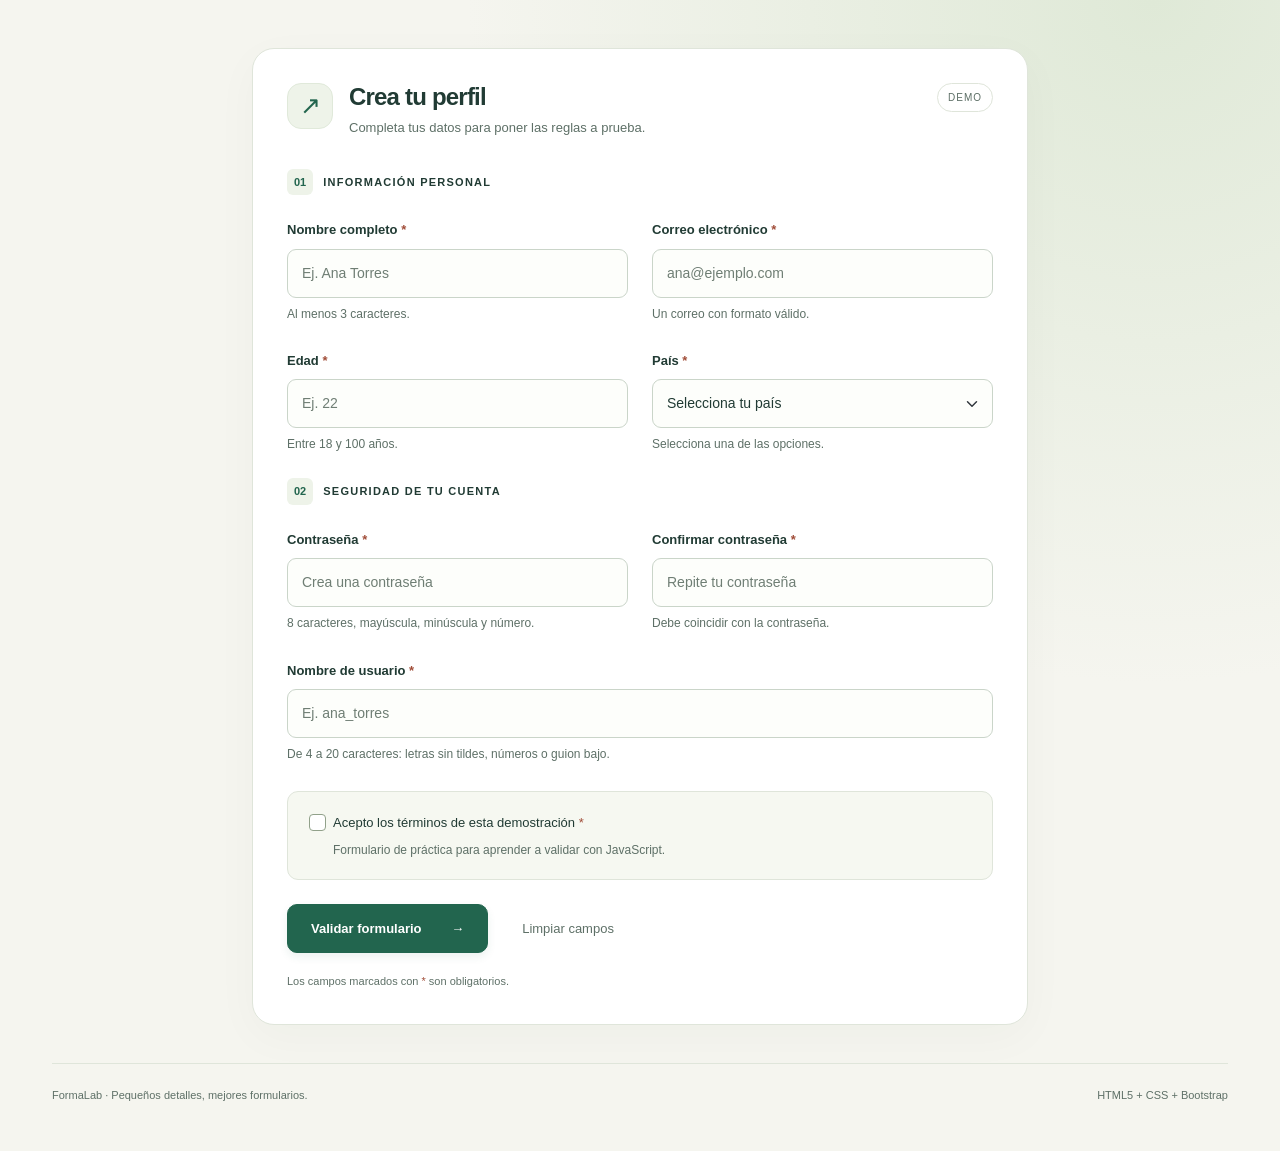
<file: formularios/index.html>
<!doctype html>
<html lang="es">
<head>
  <meta charset="utf-8">
  <meta name="viewport" content="width=device-width, initial-scale=1">
  <title>FormaLab · Validaciones de formularios</title>
  <link href="https://cdn.jsdelivr.net/npm/bootstrap@5.3.3/dist/css/bootstrap.min.css" rel="stylesheet">
  <link href="css/styles.css" rel="stylesheet">
</head>
<body>

  <main class="container py-5">

    <div class="row g-4 align-items-start justify-content-center">
      <div class="col-lg-9 col-xl-8">
        <section class="form-card">
          <div class="card-heading d-flex gap-3 align-items-start">
            <span class="section-icon">↗</span>
            <div><h2>Crea tu perfil</h2><p>Completa tus datos para poner las reglas a prueba.</p></div>
            <span class="demo-badge ms-auto">DEMO</span>
          </div>
          <form id="formulario" novalidate>
            <div id="resultado" tabindex="-1" class="alert" role="status" aria-live="polite" hidden></div>
            <div class="form-section-title"><span>01</span> INFORMACIÓN PERSONAL</div>
            <div class="row g-4">
              <div class="col-md-6"><label for="nombre" class="form-label">Nombre completo <span>*</span></label><input id="nombre" name="nombre" class="form-control" placeholder="Ej. Ana Torres" autocomplete="name" required minlength="3" maxlength="80" aria-describedby="ayuda-nombre error-nombre"><div id="ayuda-nombre" class="form-text">Al menos 3 caracteres.</div><div id="error-nombre" class="invalid-feedback"></div></div>
              <div class="col-md-6"><label for="correo" class="form-label">Correo electrónico <span>*</span></label><input id="correo" name="correo" type="email" class="form-control" placeholder="ana@ejemplo.com" autocomplete="email" required aria-describedby="ayuda-correo error-correo"><div id="ayuda-correo" class="form-text">Un correo con formato válido.</div><div id="error-correo" class="invalid-feedback"></div></div>
              <div class="col-md-6"><label for="edad" class="form-label">Edad <span>*</span></label><input id="edad" name="edad" type="number" class="form-control" placeholder="Ej. 22" min="18" max="100" step="1" required aria-describedby="ayuda-edad error-edad"><div id="ayuda-edad" class="form-text">Entre 18 y 100 años.</div><div id="error-edad" class="invalid-feedback"></div></div>
              <div class="col-md-6"><label for="pais" class="form-label">País <span>*</span></label><select id="pais" name="pais" class="form-select" required aria-describedby="ayuda-pais error-pais"><option value="">Selecciona tu país</option><option>Ecuador</option><option>Colombia</option><option>Perú</option><option>México</option><option>Argentina</option><option>Chile</option><option>España</option><option>Otro</option></select><div id="ayuda-pais" class="form-text">Selecciona una de las opciones.</div><div id="error-pais" class="invalid-feedback"></div></div>
            </div>
            <div class="form-section-title mt-4"><span>02</span> SEGURIDAD DE TU CUENTA</div>
            <div class="row g-4">
              <div class="col-md-6"><label for="clave" class="form-label">Contraseña <span>*</span></label><input id="clave" name="clave" type="password" class="form-control" placeholder="Crea una contraseña" autocomplete="new-password" required minlength="8" pattern="(?=.*[a-z])(?=.*[A-Z])(?=.*[0-9]).{8,}" aria-describedby="ayuda-clave error-clave"><div id="ayuda-clave" class="form-text">8 caracteres, mayúscula, minúscula y número.</div><div id="error-clave" class="invalid-feedback"></div></div>
              <div class="col-md-6"><label for="confirmar" class="form-label">Confirmar contraseña <span>*</span></label><input id="confirmar" name="confirmar" type="password" class="form-control" placeholder="Repite tu contraseña" autocomplete="new-password" required aria-describedby="ayuda-confirmar error-confirmar"><div id="ayuda-confirmar" class="form-text">Debe coincidir con la contraseña.</div><div id="error-confirmar" class="invalid-feedback"></div></div>
              <div class="col-12"><label for="usuario" class="form-label">Nombre de usuario <span>*</span></label><input id="usuario" name="usuario" class="form-control" placeholder="Ej. ana_torres" autocomplete="username" required pattern="[A-Za-z0-9_]{4,20}" minlength="4" maxlength="20" aria-describedby="ayuda-usuario error-usuario"><div id="ayuda-usuario" class="form-text">De 4 a 20 caracteres: letras sin tildes, números o guion bajo.</div><div id="error-usuario" class="invalid-feedback"></div></div>
            </div>
            <div class="terms-box form-check"><input id="terminos" name="terminos" type="checkbox" class="form-check-input" required aria-describedby="error-terminos"><label for="terminos" class="form-check-label">Acepto los términos de esta demostración <span>*</span></label><div class="form-text">Formulario de práctica para aprender a validar con JavaScript.</div><div id="error-terminos" class="invalid-feedback"></div></div>
            <div class="form-actions d-flex gap-3 flex-wrap align-items-center"><button id="validar" type="button" class="btn btn-primary">Validar formulario <span aria-hidden="true">→</span></button><button type="reset" class="btn btn-reset">Limpiar campos</button></div>
            <p class="required-note mb-0">Los campos marcados con <span>*</span> son obligatorios.</p>
          </form>
        </section>
      </div>

    </div>
    <footer class="d-flex justify-content-between flex-wrap gap-2"><span>FormaLab · Pequeños detalles, mejores formularios.</span><span>HTML5 + CSS + Bootstrap</span></footer>
  </main>
<script src="js/app.js"></script>
</body>
</html>
</file>
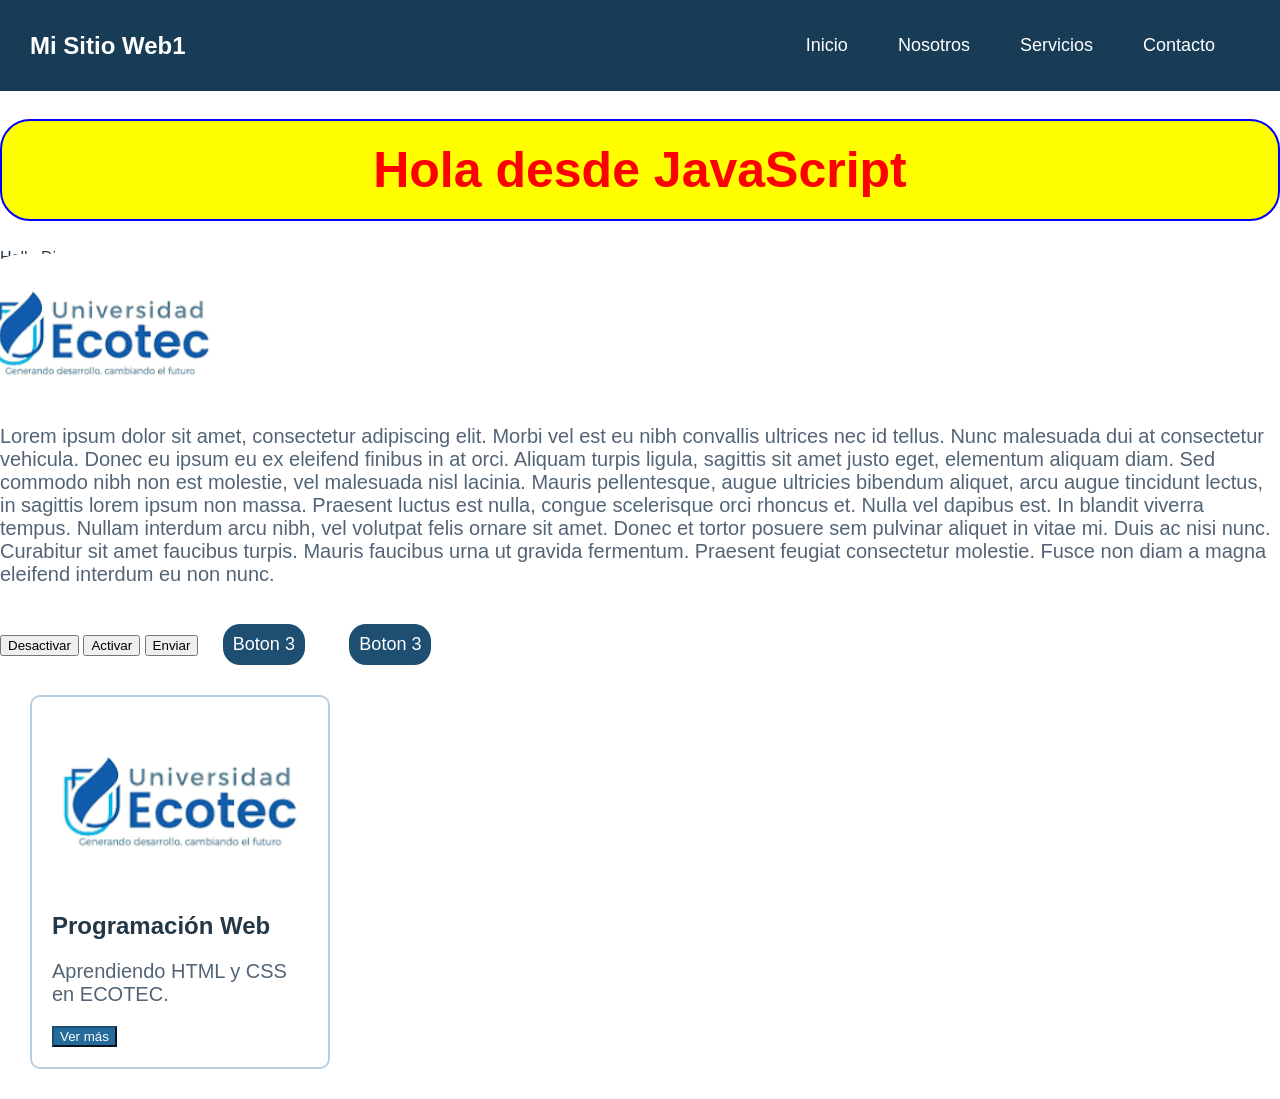
<file: proyectocss/index.html>
<!DOCTYPE html>
<html lang="es">
    <head>
        <meta charset="UTF-8" />
        <title>Modelo de caja y tarjetas</title>
        <link rel="stylesheet" href="css/styles.css" />
        <!--<script src="js/script.js"></script>-->
        
         
        
        
        <link rel="preconnect" href="https://fonts.googleapis.com">
<link rel="preconnect" href="https://fonts.gstatic.com" crossorigin>
<link href="https://fonts.googleapis.com/css2?family=Bitcount+Prop+Single:wght@100..900&family=Libre+Caslon+Condensed:ital,wght@0,400..700;1,400..700&display=swap" rel="stylesheet">
        
    </head>
   
    
    <body>
        
        <nav>
            <!--Logo-->
            <div class="logo">
                Mi Sitio Web1
            
            </div>
                <!--Menu para dispositivos moviles-->
            <button class="menu-hamburguesa" type="button" onclick="abrirMenu()">
          <svg xmlns="http://www.w3.org/2000/svg" width="16" height="16" fill="currentColor" class="bi bi-justify" viewBox="0 0 16 16">
  <path fill-rule="evenodd" d="M2 12.5a.5.5 0 0 1 .5-.5h11a.5.5 0 0 1 0 1h-11a.5.5 0 0 1-.5-.5m0-3a.5.5 0 0 1 .5-.5h11a.5.5 0 0 1 0 1h-11a.5.5 0 0 1-.5-.5m0-3a.5.5 0 0 1 .5-.5h11a.5.5 0 0 1 0 1h-11a.5.5 0 0 1-.5-.5m0-3a.5.5 0 0 1 .5-.5h11a.5.5 0 0 1 0 1h-11a.5.5 0 0 1-.5-.5"/>
</svg>
            </button>
           
            
            <!--Menu-->
            <ul>
                <li> <a href="#">Inicio</a></li>
                <li> <a href="#">Nosotros</a></li>
                <li> <a href="#">Servicios</a></li>
                <li> <a href="#">Contacto</a></li>
                
            </ul>
        </nav> 
        
        
        
        
        <h1 id="titulo" class="title">Aprendiendo HTML y CSS</h1>
        <div id="mainDiv">Hello Div</div>
        
        <img src="img/logo.png" alt="Logotipo de ECOTEC">
        
        <p>
        
        Lorem ipsum dolor sit amet, consectetur adipiscing elit. Morbi vel est eu nibh convallis ultrices nec id tellus.
            Nunc malesuada dui at consectetur vehicula. Donec eu ipsum eu ex eleifend finibus in at orci. Aliquam turpis ligula,
            sagittis sit amet justo eget, elementum aliquam diam. Sed commodo nibh non est molestie, vel malesuada nisl lacinia. 
            Mauris pellentesque, augue ultricies bibendum aliquet, arcu augue tincidunt lectus, in sagittis lorem ipsum non massa.
            Praesent luctus est nulla, congue scelerisque orci rhoncus et. Nulla vel dapibus est. In blandit viverra tempus. Nullam interdum arcu nibh, vel volutpat felis ornare sit amet. Donec et tortor posuere sem pulvinar aliquet in vitae mi. Duis ac nisi nunc. Curabitur sit amet faucibus turpis. Mauris faucibus urna ut gravida fermentum. Praesent feugiat consectetur molestie. Fusce non diam a magna eleifend interdum eu non nunc.
        </p>
        
        
        <br />
        <button id="btnDesactivar" >Desactivar</button>
         <button id="btnActivar"  >Activar</button>
        
        
        
        
         <button id="btnEnviar"  >Enviar</button>
        
        
        
          <button class="boton1">Boton 3</button>
          <button class="boton1" onclick="buttonClicked()">Boton 3</button>
          <div class="tarjeta">

    <img src="img/logo.png" alt="Logo">

    <h2>Programación Web</h2>

    <p>Aprendiendo HTML y CSS en ECOTEC.</p>

    <button>Ver más</button>

</div>
        
       <script src="js/dom.js"></script>
         <!--<script src="js/estructuras.js"></script>-->
    </body>
</html>
</file>
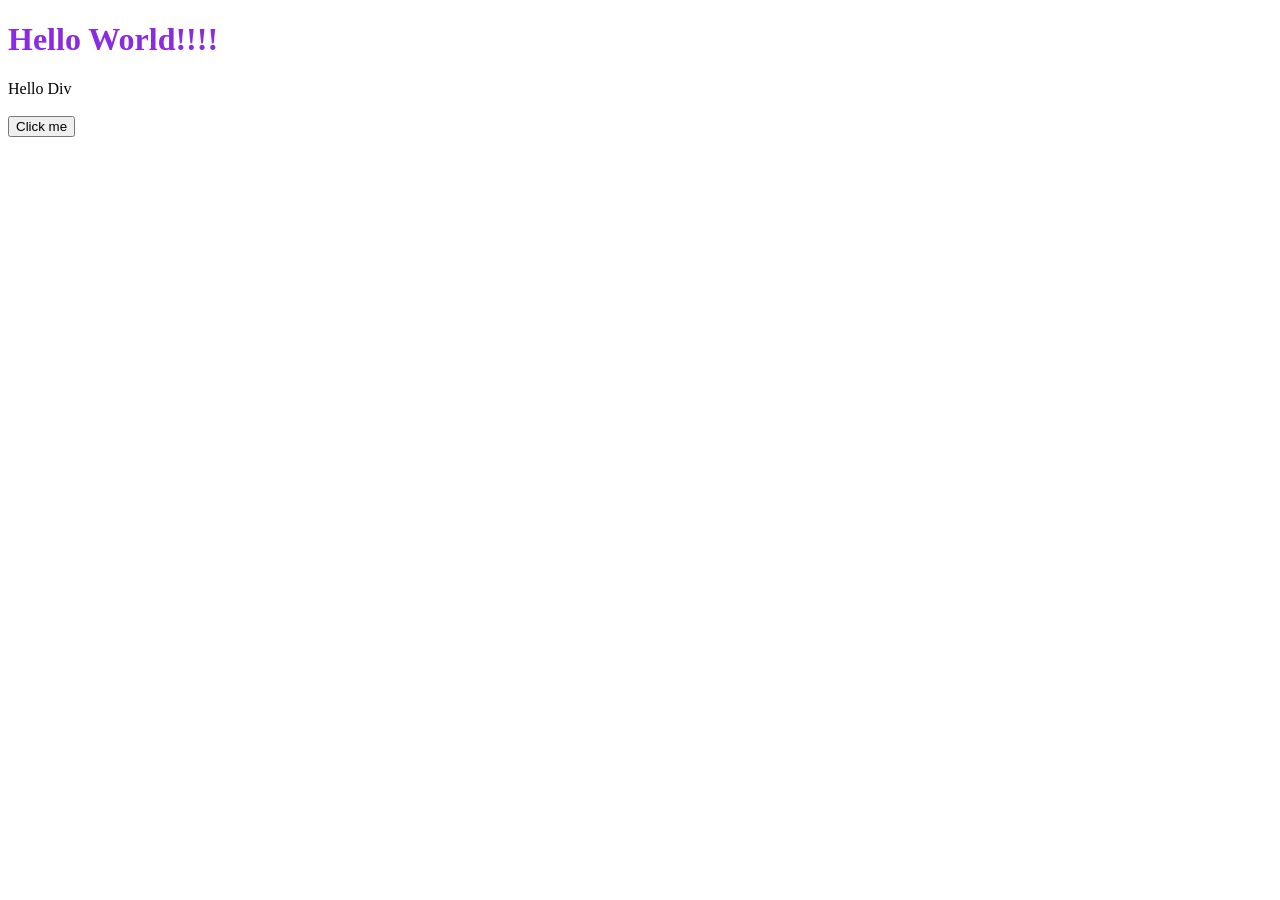
<file: Sesion01/index.html>
<!DOCTYPE html>
<html lang="en">
    <head>
        <meta charset="UTF-8" />
        <title>Ecotec on-Line</title>
        <link rel="stylesheet" href="css/styles.css"/>
        <script src="js/script.js"></script>
    </head>
    <body>
        <h1 class="title">Hello World!!!! </h1>
        <div id="mainDiv">Hello Div</div>
        <br />
        <button onclick="buttonClicked()">Click me</button>
    </body>
</html>
</file>
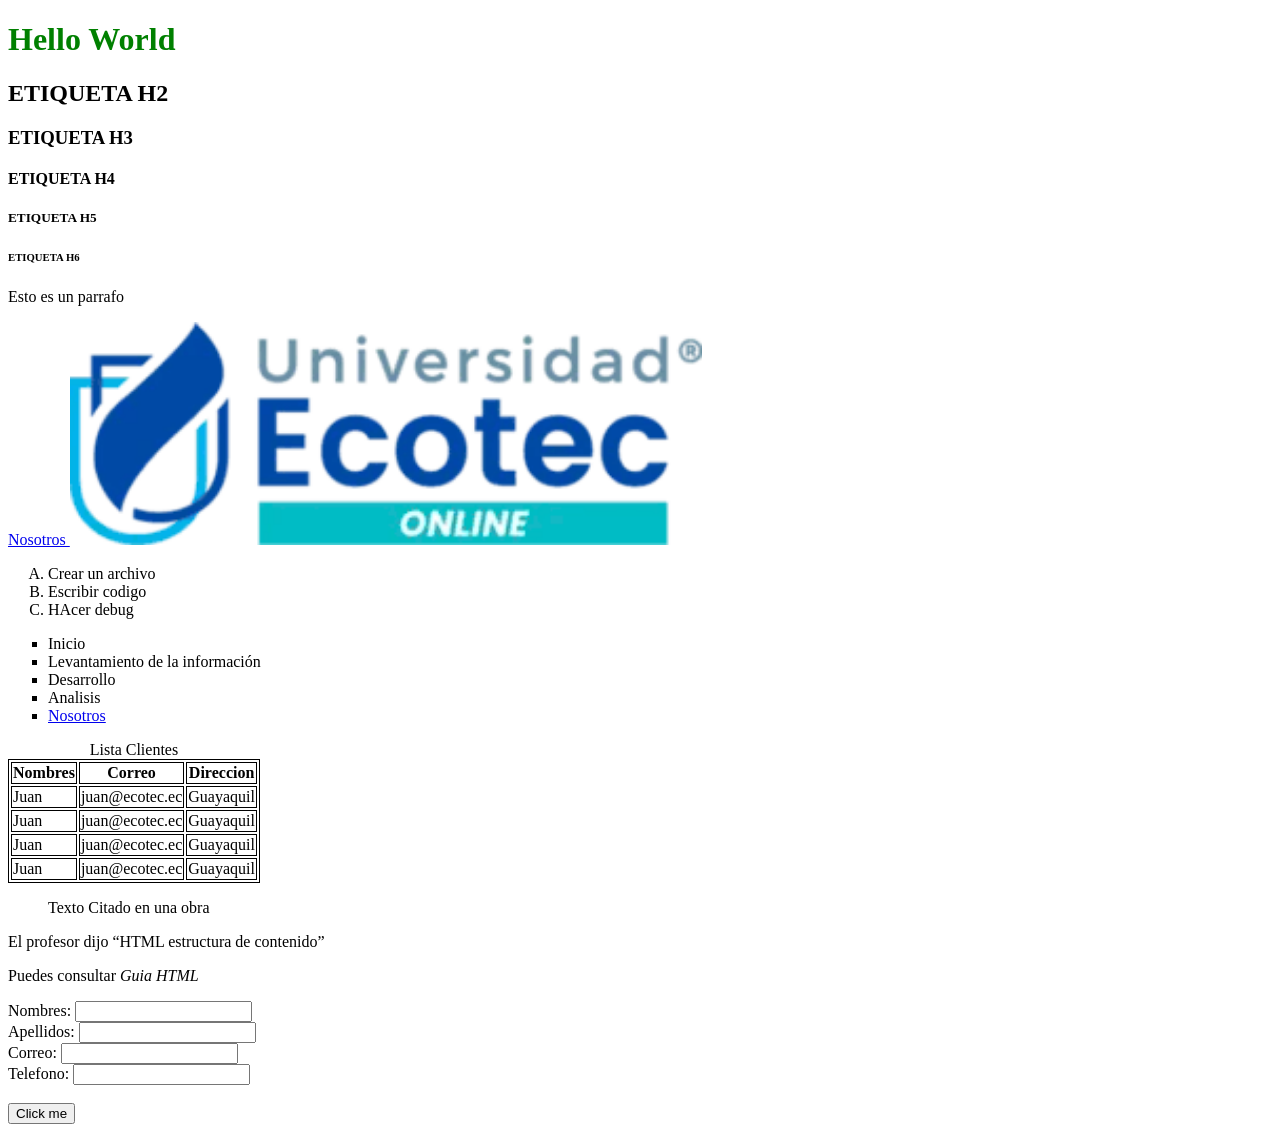
<file: sesion02/index.html>
<!DOCTYPE html>
<html lang="en">
    <head>
        <meta charset="UTF-8" />
        <title>Title</title>
        <link rel="stylesheet" href="styles.css" />
        <script src="script.js"></script>
         <style>
            table,th,td{
                border: 1px solid black;
                
            }
        </style>
    </head>
    <body>
        <h1 class="title">Hello World</h1>
        
         <h2>ETIQUETA H2 </h2>
         <h3>ETIQUETA H3 </h3>
         <h4>ETIQUETA H4 </h4>
         <h5>ETIQUETA H5 </h5>
         <h6>ETIQUETA H6 </h6>
        
        <p>Esto es un parrafo</p>
      <a href="nosotros.html" target="_parent"> Nosotros </a>
    <img alt="Logo ecotec" width="50%"  src="img/ecotec.png" > 
        
        <!--Listas Ordenadas-->
        <ol type="A">
            <li>Crear un archivo</li>
            <li>Escribir codigo</li>
            <li>HAcer debug</li>
        </ol>
        <!--Listas Desordenadas-->
        <ul style="list-style-type: square;">
            <li>Inicio</li>
            <li>Levantamiento de la información</li>
            <li>Desarrollo</li>
            <li>Analisis</li>
            <li><a href="nosotros.html">Nosotros</a></li>
        </ul>
        
       
        
        <!--Tablas-->
        <table  >
            <caption> Lista Clientes</caption>
            <tr>
                <th scope="col">Nombres </th>
                <th>Correo</th>
                <th>Direccion</th>
            </tr>
            
            <tr>
                <td> Juan</td>
                <td> juan@ecotec.ec</td>
                <td>Guayaquil</td>
            </tr>
              <tr>
                <td> Juan</td>
                <td> juan@ecotec.ec</td>
                <td>Guayaquil</td>
            </tr>
              <tr>
                <td> Juan</td>
                <td> juan@ecotec.ec</td>
                <td>Guayaquil</td>
            </tr>
              <tr>
                <td> Juan</td>
                <td> juan@ecotec.ec</td>
                <td>Guayaquil</td>
            </tr>
            
            
        </table>
        
        <!--Cita extensa-->
        <blockquote>
        <p>Texto Citado en una obra</p>
        </blockquote>
        
     <!--Cita corta en un párrafo-->
        <p>
        El profesor dijo <q>HTML estructura  de contenido</q>
        </p>
     <!--identifica el titulo de la obra citada-->
        <p> 
        Puedes consultar <cite> Guia HTML</cite>
        </p>
        
         <!--Formularios-->
        <form>
            <label for="nombres">Nombres:</label>
            <input type="text" name="nombres"  id="nombres"> <br>
            <label for="apellidos">Apellidos:</label>
            <input type="text" name="apellidos"  id="apellidos"><br>
            <label for="apellidos">Correo:</label>
            <input type="email"><br>
            <label for="telefono">Telefono:</label>
            <input type="tel"><br>

        
        
        </form>
         <!--fin Formularios-->
        
        
         
        
        <!--TENER MAS DE 2 ETIQUETAS H1 ES UNA MALA PRACTICA DE PROGRAMACION-->
         <!--<h1>Otro título </h1>
         <h1>Otro título </h1>
         <h1>Otro título </h1>-->
         <!--CREAR ETIQUETAS NO ES UNA BUENA PRACTICA
        <gc> Esta es una etiqueta creada</gc>-->
        
       
        <br />
        <button onclick="buttonClicked()">Click me</button>
    </body>
</html>
</file>
<file: formularios/css/styles.css>
/* Identidad visual y variables compartidas. */
:root {
  --ink: #213b34;
  --muted: #5e7067;
  --green: #22654e;
  --paper: #f5f5ef;
  --line: #dfe5da;
  --bs-body-font-family: "Avenir Next", "Segoe UI", sans-serif;
}

body {
  background: radial-gradient(ellipse at 90% 0%, #dfe9d7 0, transparent 42%), var(--paper);
  color: var(--ink);
  font-family: var(--bs-body-font-family);
  -webkit-font-smoothing: antialiased;
}

.container { max-width: 1200px; }
header.container { border-bottom: 1px solid var(--line); }
.brand {
  display: inline-flex;
  align-items: center;
  gap: 10px;
  color: var(--ink);
  text-decoration: none;
  font-size: 24px;
  font-weight: 750;
  letter-spacing: -1px;
}
.brand-icon {
  display: grid;
  place-items: center;
  width: 35px;
  height: 35px;
  border-radius: 12px 12px 12px 3px;
  color: white;
  background: var(--green);
  font-size: 22px;
}
.brand-dot { color: var(--green); margin-left: -10px; }
.top-label {
  display: flex;
  align-items: center;
  gap: 10px;
  font-size: 10px;
  font-weight: 650;
  letter-spacing: 1.6px;
  color: var(--muted);
}
.status-dot { width: 7px; height: 7px; background: var(--green); border-radius: 50%; }

/* Encabezado editorial. */
.intro { padding: 50px 0 38px; }
.eyebrow { font-size: 11px; letter-spacing: 1.8px; font-weight: 700; color: var(--green); }
h1 {
  margin: 18px 0;
  font-size: clamp(38px, 4.7vw, 62px);
  line-height: 1.09;
  font-weight: 500;
  letter-spacing: -2.8px;
}
h1 span { color: var(--green); font-family: Georgia, serif; font-style: italic; letter-spacing: -2px; }
.intro p { color: var(--muted); font-size: 15px; line-height: 1.8; margin-bottom: 0; }

/* Formulario: superficies, jerarquía y controles. */
.form-card {
  background: #fff;
  border: 1px solid var(--line);
  border-radius: 22px;
  padding: 34px;
  box-shadow: 0 12px 45px #243d2b08;
}
.card-heading { margin-bottom: 30px; }
.card-heading h2 { font-size: 24px; font-weight: 650; letter-spacing: -.8px; margin-bottom: 6px; }
.card-heading p { font-size: 13px; color: var(--muted); margin-bottom: 0; line-height: 1.6; }
.section-icon {
  flex-shrink: 0;
  display: grid;
  place-items: center;
  width: 46px;
  height: 46px;
  background: #eef3e9;
  border: 1px solid #e0e9da;
  border-radius: 14px;
  color: var(--green);
  font-size: 25px;
}
.demo-badge { border: 1px solid var(--line); border-radius: 30px; padding: 6px 10px; font-size: 10px; letter-spacing: 1px; color: var(--muted); }
.progress-area { margin: 27px 0 29px; padding-bottom: 25px; border-bottom: 1px solid #edf0e9; font-size: 12px; color: var(--muted); }
#progress-label { color: var(--green); font-weight: 600; }
.progress { height: 6px; margin-top: 12px; background: #edf1e9; border-radius: 10px; }
.progress-bar { background: var(--green); border-radius: 10px; transition: width .25s; }
.form-section-title { display: flex; align-items: center; gap: 10px; font-size: 11px; font-weight: 700; letter-spacing: 1.25px; margin-bottom: 22px; }
.form-section-title span { font-size: 11px; letter-spacing: 0; color: var(--green); background: #eef3e9; border-radius: 6px; padding: 5px 7px; }
.form-label { font-size: 13px; font-weight: 600; margin-bottom: 9px; }
.form-label span, .form-check-label span, .required-note span { color: #a04c37; }
.form-control, .form-select {
  min-height: 49px;
  font-size: 14px;
  border: 1px solid #cad5c9;
  border-radius: 9px;
  color: var(--ink);
  background-color: #fdfefb;
  padding-left: 14px;
  transition: border-color .15s, box-shadow .15s, background-color .15s;
}
.form-control::placeholder { color: #6f7e74; opacity: 1; }
.form-control:hover, .form-select:hover { border-color: #92a68e; }
.form-control:focus, .form-select:focus { border-color: var(--green); box-shadow: 0 0 0 4px #22654e16; background-color: white; }
.form-text { font-size: 12px; line-height: 1.6; color: var(--muted); margin-top: 7px; }
.invalid-feedback { font-size: 12px; line-height: 1.6; }
.form-control.is-invalid, .form-select.is-invalid { background-color: #fffafa; }
.form-control.is-valid, .form-select.is-valid { border-color: #5b8768; }
.terms-box { margin: 27px 0 24px; padding: 18px 18px 18px 45px; background: #f6f8f1; border: 1px solid var(--line); border-radius: 11px; }
.form-check-label { font-size: 13px; line-height: 1.7; cursor: pointer; }
.form-check-input { border-color: #91a18a; width: 17px; height: 17px; }
.form-check-input:checked { background-color: var(--green); border-color: var(--green); }
.form-check-input:focus { border-color: var(--green); box-shadow: 0 0 0 4px #22654e20; }
.btn-primary {
  --bs-btn-bg: var(--green);
  --bs-btn-border-color: var(--green);
  --bs-btn-hover-bg: #174b3a;
  --bs-btn-hover-border-color: #174b3a;
  --bs-btn-active-bg: #174b3a;
  padding: 14px 23px;
  font-size: 13px;
  font-weight: 600;
  border-radius: 10px;
  box-shadow: 0 4px 9px #22654e16;
}
.btn-primary span { margin-left: 26px; }
.btn-reset { padding: 14px 17px; font-size: 13px; color: var(--muted); border-radius: 10px; }
.btn-reset:hover { background: #f0f3eb; color: var(--ink); }
.required-note { font-size: 11px; color: var(--muted); margin-top: 20px; }

footer { border-top: 1px solid var(--line); margin-top: 38px; padding-top: 23px; font-size: 11px; color: var(--muted); }
.alert { font-size: 13px; line-height: 1.8; border-radius: 10px; }
.alert ul { margin-bottom: 0; padding-left: 20px; margin-top: 8px; }
.alert a { color: inherit; text-underline-offset: 3px; }

/* Teclado, dispositivos pequeños y preferencias de movimiento. */
:where(a, button):focus-visible { outline: 3px solid #6a8b48; outline-offset: 4px; }
@media (max-width: 575px) {
  .container { padding-left: 18px; padding-right: 18px; }
  .top-label { font-size: 9px; letter-spacing: .4px; }
  .intro { padding: 32px 0 28px; }
  h1 { font-size: 38px; letter-spacing: -1.6px; }
  h1 span { letter-spacing: -1.3px; }
  .intro p { font-size: 14px; }
  .form-card { padding: 23px 20px; border-radius: 16px; }
  .card-heading { margin-bottom: 30px; }
.card-heading h2 { font-size: 22px; }
  .card-heading p { font-size: 12px; }
  .demo-badge { display: none; }
  .section-icon { width: 38px; height: 38px; }
  .form-control, .form-select { font-size: 16px; }
  .form-section-title { font-size: 10px; letter-spacing: .8px; }
  .form-actions { flex-direction: column; align-items: stretch !important; gap: 6px !important; }
  .form-actions .btn { width: 100%; }
  footer { font-size: 10px; }
}
@media (prefers-reduced-motion: reduce) {
  *, *::before, *::after { transition: none !important; scroll-behavior: auto !important; }
}
</file>
<file: proyectocss/css/styles.css>
/* ==========================================
    MEDIDAS, UNIDADES

REM(Root EM)
0.5rem.    8px
0.7rem     12 px
1rem       16px;




========================================== */





/* ==========================================
    VARIABLES 
========================================== */
:root{
        --colorprimario: #1e4f73;
        --colorsecundario: #337d78;
        --colortext: #243746;
        --colorfondo: #f1f5f9;
    
        --tamaniotexto: 36px;
    
         /*espaciado*/
    
        --margen:20px;
        
         /*espaciado*/
        --bordes: 15px;
    
         /*Tipografía*/
        --fuente: Arial, sans-srif;
    
    
}

/* ==========================================
   1. ESTILOS GENERALES
========================================== */

body {
    background-color: var(--color-fondo);
    color: #243746;
    /*font-family: Arial, Helvetica, sans-serif;*/
    font-family: "Bitcount Prop-Single",sans-serif;
    
    margin: 0;
    padding: 0;
}

h1 {
    color: var(--color-text);
    font-size: 8.5rem;
    text-align: center;
}

p {
    color: #526475;
    font-size: 1.25rem;
}


/* ==========================================
   2. ESTILOS DE BOTONES
========================================== */

.boton1 {
    background-color: #1e4f73;
    color: white;
    font-size: 18px;
    padding: 10px;
    margin-right: 20px;
    margin-left: 20px;
    border: none;
    border-radius: 17px;
    cursor: pointer;
}

.boton1:hover {
    background-color: #1e4f73;
    transform: scale(1.1);
    box-shadow: 0 4px 10px #b8c9d6;
}

.boton2 {
    background-color: #337d78;
    color: white;
}

.boton3 {
    background-color: #78638d;
    color: white;
}


/* ==========================================
   3. IMÁGENES
========================================== */

img {
    width: 200px;
    border-radius: 20%;
    object-fit: cover;
    transform: scale(1.2);
}


/* ==========================================
   4. TARJETAS
========================================== */

.tarjeta {
    box-sizing: border-box;
    width: 300px;
    padding: 20px;
    margin: 30px;
    background-color: #ffffff;
    border: 2px solid #b8cddd;
    border-radius: 10px;
}

/* Imagen dentro de la tarjeta */

.tarjeta img {
    width: 100%;
    height: auto;
    transform: none;
    border-radius: 8px;
}

/* Botón dentro de la tarjeta */

.tarjeta button {
    background-color: #246a9a;
    color: white;
    border-color: #1e4f73;
}


/* ==========================================
   5. MENÚ DE NAVEGACIÓN
========================================== */

nav {
    background-color: #183b56;
    padding: 15px 30px;

    display: flex;
    justify-content: space-between;
    align-items: center;

    width: 100%;
    box-sizing: border-box;
}

/* Lista del menú */

nav ul {
    list-style: none;

    display: flex;
    gap: 20px;

    justify-content: center;

    margin: 10px;
    padding: 10px;
}

/* Enlaces del menú */

nav a {
    color: white;
    text-decoration: none;
    font-size: 18px;

    padding: 10px 15px;
    border-radius: 10px;

    transition: 1s;
}

/* Efecto al pasar el mouse */

nav a:hover {
    background-color: #dceaf5;
    color: #183b56;
}


/* ==========================================
   6. LOGOTIPO
========================================== */

.logo {
    color: white;
    font-size: 24px;
    font-weight: bold;
}

/* ==========================================
   7. TÍTULO PRINCIPAL
========================================== */

.title {
    color: #1e4f73;
    background-color: #e2edf5;

    padding: 24px 16px;
    margin: 28px 0;

    border-bottom: 4px solid #337d78;
    border-radius: 8px;

    font-size: 36px;
}


/* ==========================================
   8. Boton de Menu Movil
========================================== */
.menu-hamburguesa{
    
    display: none;
    background: none;
    border: none;
    color:white;
    font-size: 28px;
    cursor: pointer;
}

/* ==========================================
   9. Diseño Responsive pantallas de hasta 700 px
========================================== */

@media(max-width:700px){
    
    nav{
        background-color: #285572;
    }
    
    nav ul{
        display: none;
    }
    
    .menu-hamburguesa{
        display: block;
    }
    .title{
        font-size: 26px;
        padding: 16px;
    }
    
    nav ul.activo{
        display: flex;
        flex-direction: column;
        gap: 15px;
    }
    nav{
        flex-wrap: wrap;
    }
    nav ul{
        width: 100%;
    }
    
}
</file>
<file: Sesion01/css/styles.css>
.title {
    color:blueviolet;
}
</file>
<file: sesion02/styles.css>
.title {
    color: green;
}
</file>
